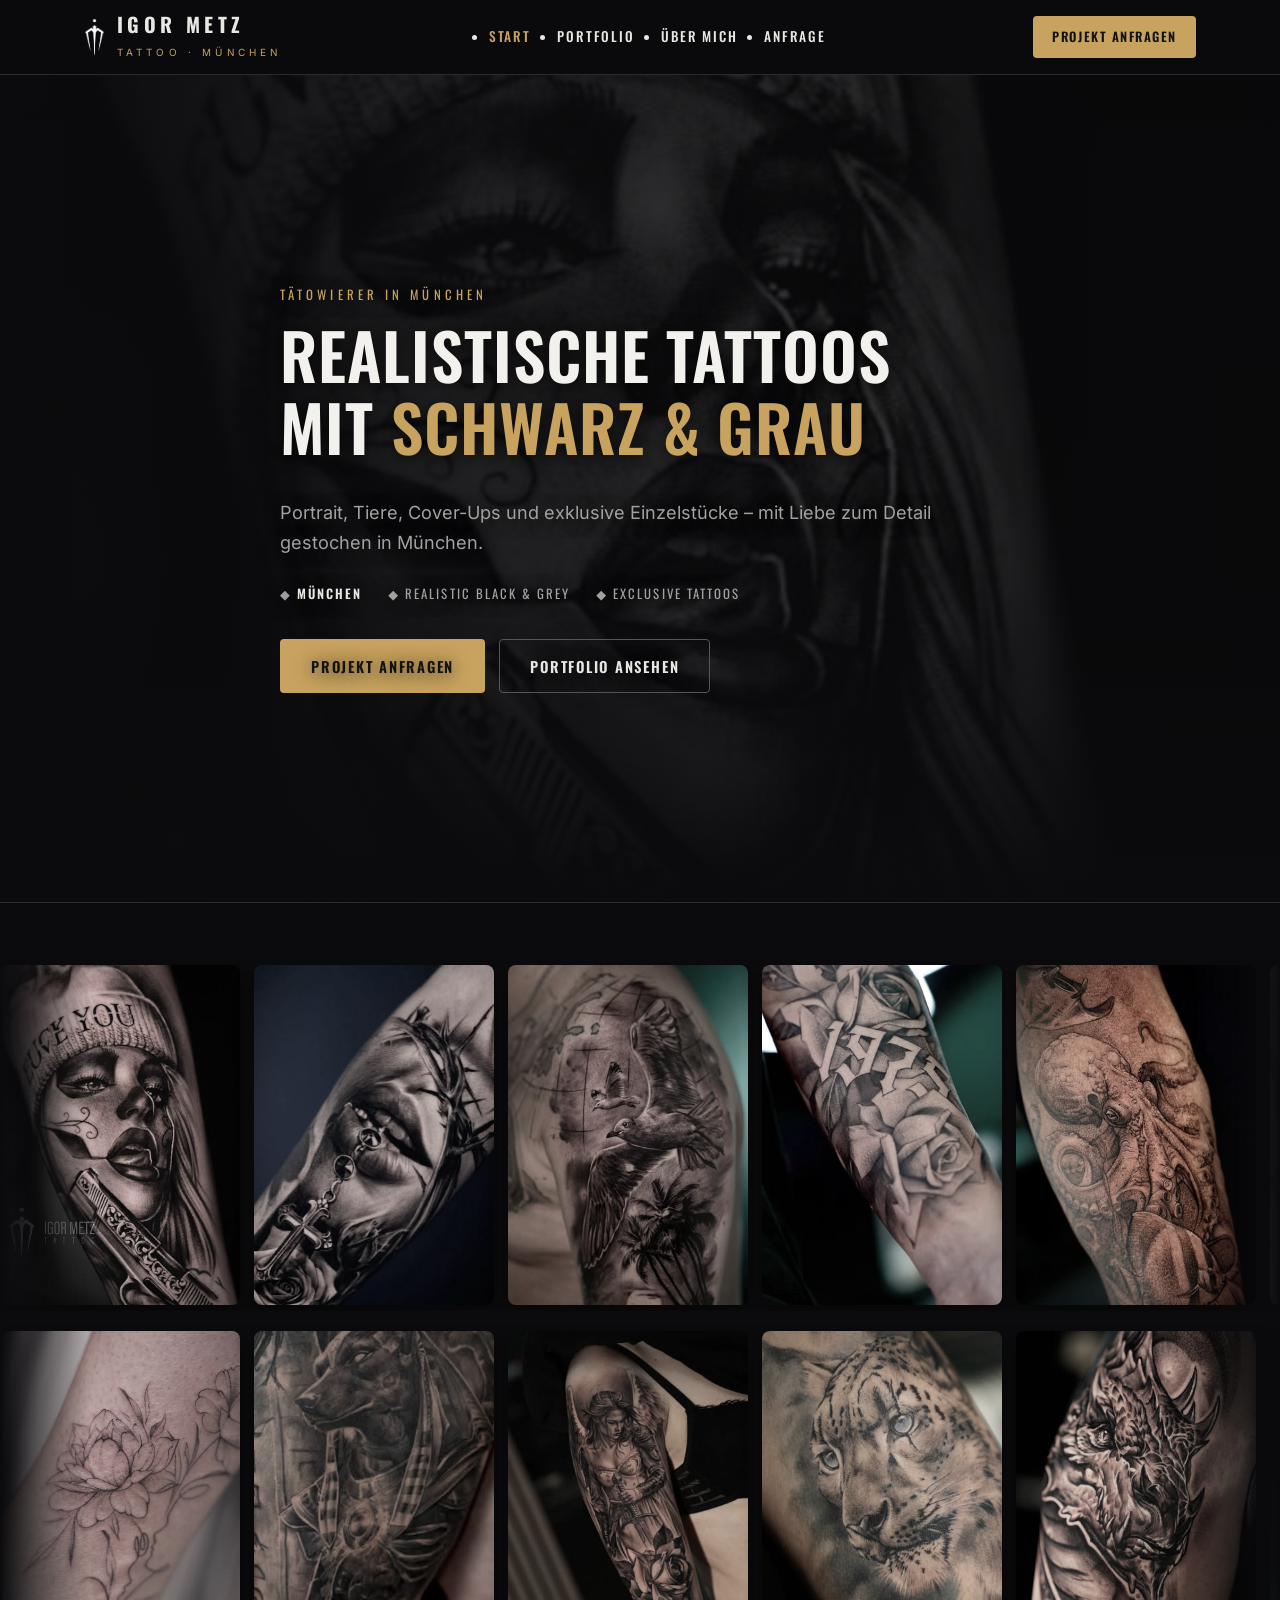
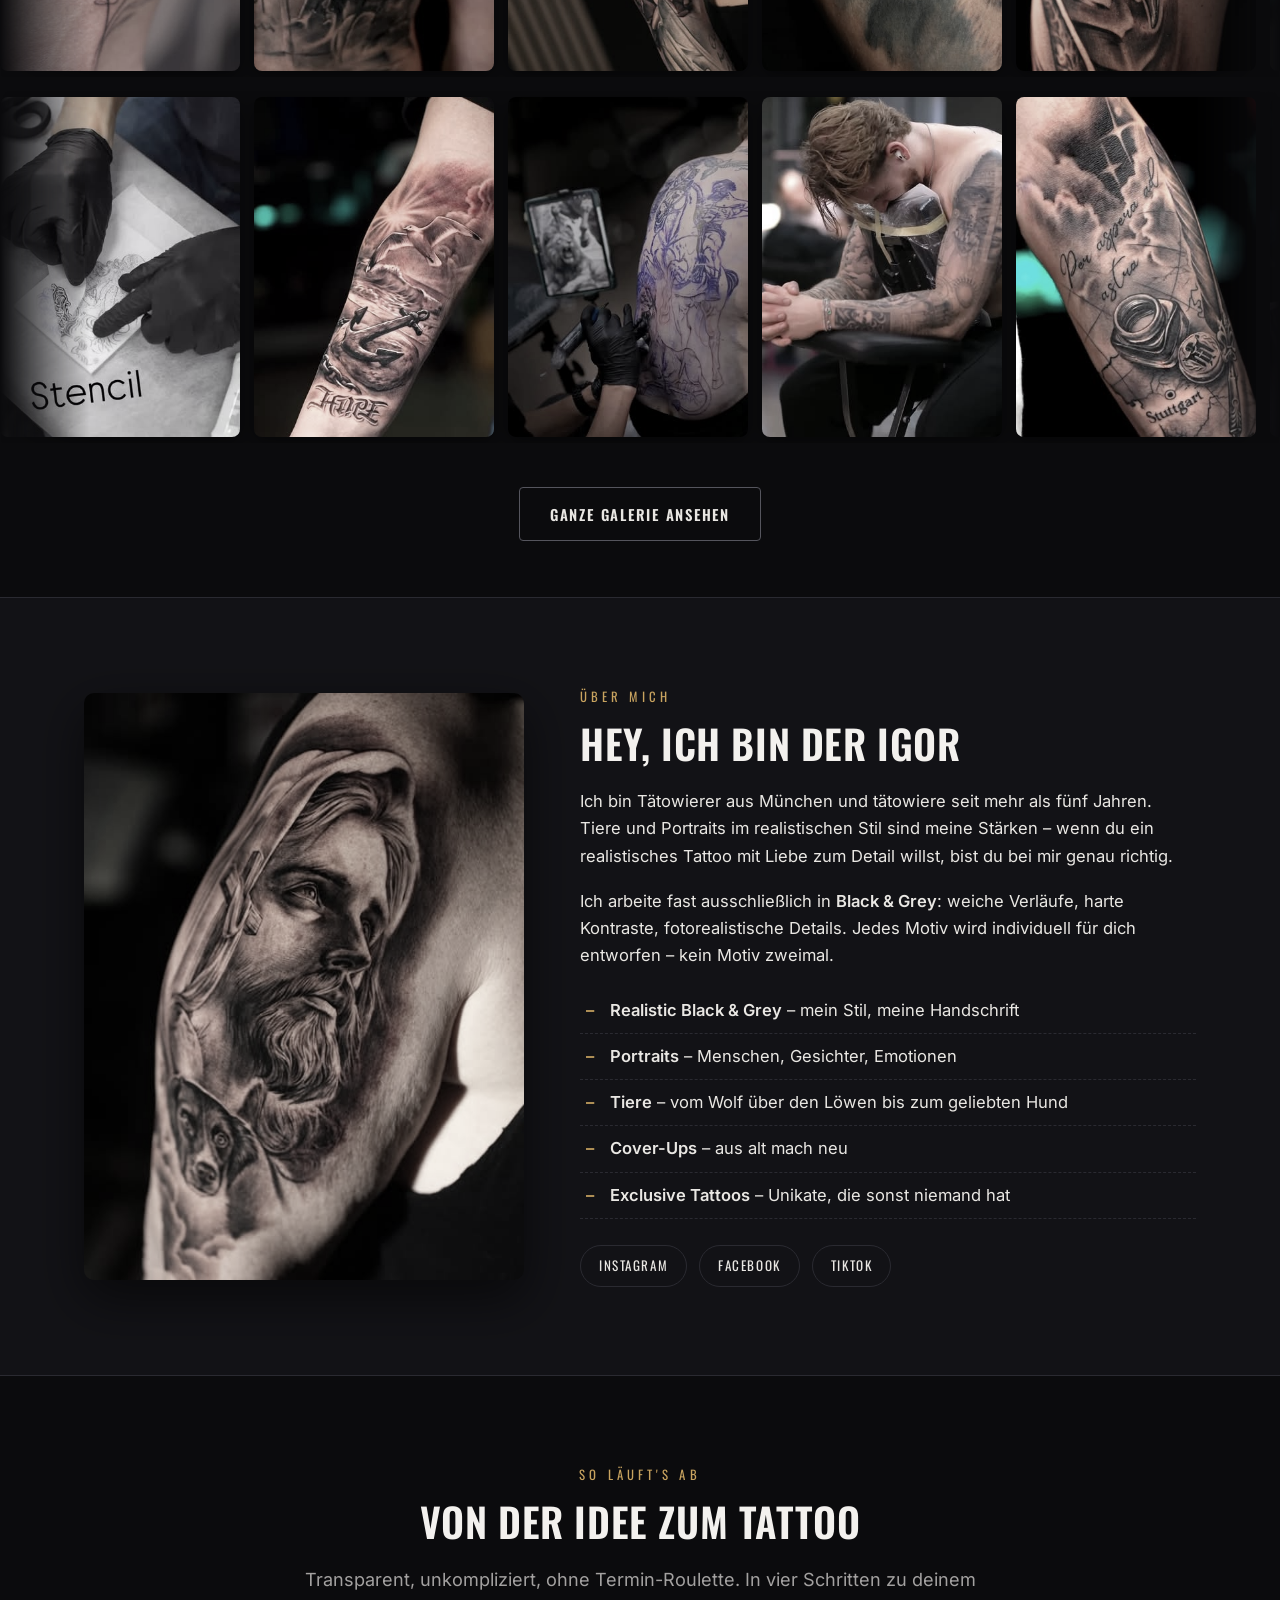
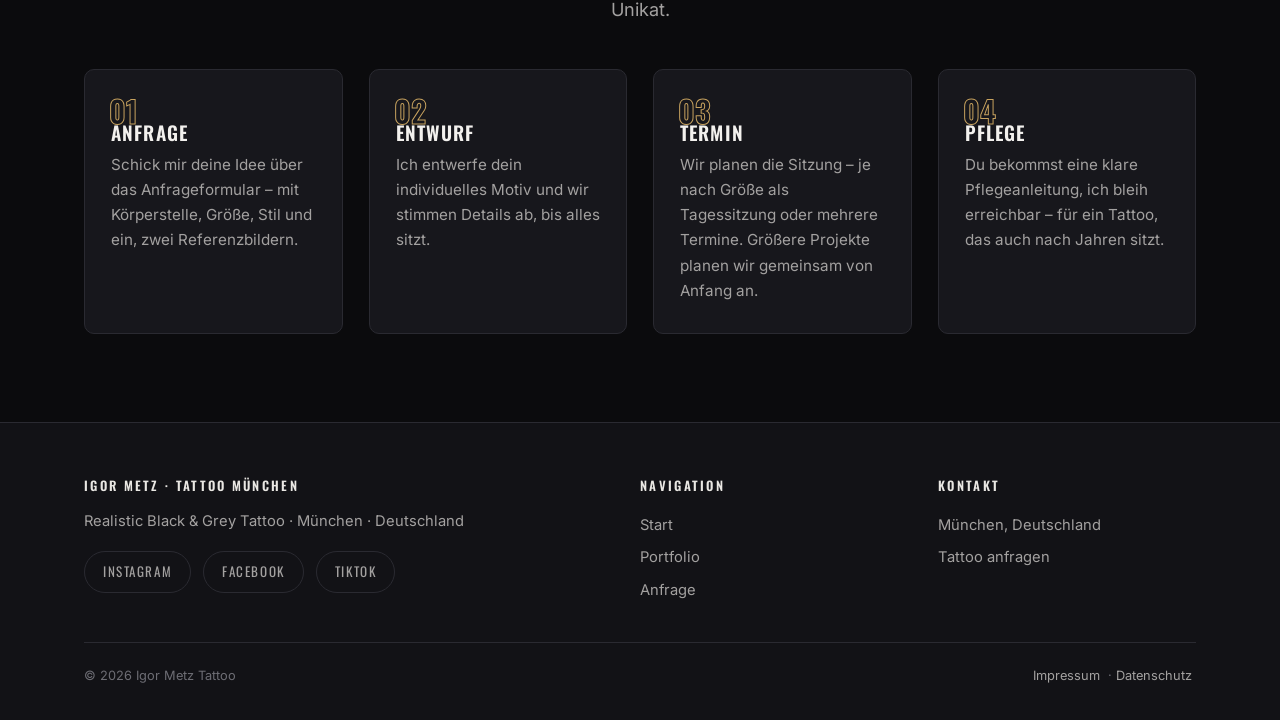
<file: index.html>
<!doctype html>
<html lang="de">
<head>
<meta charset="utf-8">
<meta name="viewport" content="width=device-width, initial-scale=1">
<title>Igor Metz Tattoo – Realistische Black & Grey Tattoos in München</title>
<meta name="description" content="Tätowierer Igor Metz aus München: Realistische Tattoos in Black &amp; Grey – Portraits, Tiere, Cover-Ups und exklusive Einzelstücke. Jetzt Projekt anfragen.">
<meta name="robots" content="noindex"><!-- Nur für die Vorschau -->
<link rel="icon" type="image/png" href="assets/images/favicon.png">
<link rel="stylesheet" href="assets/css/main.css?v=d3387d7c4d">
<link rel="stylesheet" href="assets/anfrage.css?v=82893eb22d">
</head>
<body class="preview">
<a class="hidden-a11y" href="#inhalt">Zum Inhalt springen</a>

<header class="site-header">
	<div class="wrap site-header__inner">
		<a class="brand" href="index.html">
			<img class="brand__mark" src="assets/images/logo.png" alt="Logo Igor Metz Tattoo">
			<span>
				<span class="brand__name">Igor&nbsp;Metz</span>
				<span class="brand__sub">Tattoo · München</span>
			</span>
		</a>
		<button class="nav-toggle" aria-expanded="false" aria-controls="sitenav"
		        onclick="var n=document.getElementById('sitenav');var o=n.classList.toggle('open');this.setAttribute('aria-expanded',o)">
			<span aria-hidden="true">☰</span><span class="hidden-a11y">Menü öffnen</span>
		</button>
		<nav class="site-nav" id="sitenav">
			<ul style="display:contents">
				<li class="current-menu-item"><a href="index.html">Start</a></li>
				<li class=""><a href="portfolio.html">Portfolio</a></li>
				<li><a href="index.html#ueber-mich">Über mich</a></li>
				<li class=""><a href="anfrage.html">Anfrage</a></li>
			</ul>
		</nav>
		<a class="btn btn--sm" href="anfrage.html">Projekt anfragen</a>
	</div>
</header>
<main id="inhalt">

<!-- ================= HERO ================= -->
<section class="hero">
	<div class="hero__bg"><img src="assets/images/work-00.jpg" alt="Realistisches Black & Grey Tattoo (Porträt) von Igor Metz"></div>
	<div class="wrap">
		<div class="hero__content">
			<p class="kicker">Tätowierer in München</p>
			<h1>Realistische Tattoos mit <span>Schwarz&nbsp;&amp;&nbsp;Grau</span></h1>
			<p class="lead">Portrait, Tiere, Cover-Ups und exklusive Einzelstücke – mit Liebe zum Detail gestochen in München.</p>
			<div class="hero__meta">
				<span>◆ <b>München</b></span>
				<span>◆ Realistic Black &amp; Grey</span>
				<span>◆ Exclusive Tattoos</span>
			</div>
			<div class="hero__cta">
				<a class="btn" href="anfrage.html">Projekt anfragen</a>
				<a class="btn btn--ghost" href="portfolio.html">Portfolio ansehen</a>
			</div>
		</div>
	</div>
</section>

<!-- ================= PORTFOLIO-MARQUEE (Auszug) ================= -->
<section class="section" style="padding-top:56px;padding-bottom:56px" aria-label="Portfolio Auszug">
	<div class="marquee-zone">
		<div class="marquee" data-speed="70"><div class="marquee__track">
			<button type="button" class="marquee__item" data-lb data-full="assets/images/work-00.jpg" data-caption="Frauenporträt, Unterarm"><img src="assets/images/work-00.jpg" alt="Schwarz-Grau-Porträttattoo am Unterarm" loading="lazy"></button>
			<button type="button" class="marquee__item" data-lb data-full="assets/images/work-01.jpg" data-caption="Tiermotiv, realistisch"><img src="assets/images/work-01.jpg" alt="Realistisches Tattoo eines Tieres" loading="lazy"></button>
			<button type="button" class="marquee__item" data-lb data-full="assets/images/work-02.jpg" data-caption="Realistic Black &amp; Grey"><img src="assets/images/work-02.jpg" alt="Realistisches Black and Grey Tattoo" loading="lazy"></button>
			<button type="button" class="marquee__item" data-lb data-full="assets/images/work-03.jpg" data-caption="Detailarbeit, Whip-Shading"><img src="assets/images/work-03.jpg" alt="Detailaufnahme eines realistischen Tattoos" loading="lazy"></button>
			<button type="button" class="marquee__item" data-lb data-full="assets/images/work-04.jpg" data-caption="Portrait, Cover-Up"><img src="assets/images/work-04.jpg" alt="Portrait-Tattoo" loading="lazy"></button>
			<button type="button" class="marquee__item" data-lb data-full="assets/images/work-05.jpg" data-caption="Großkatze, Oberarm"><img src="assets/images/work-05.jpg" alt="Tattoo einer Großkatze am Oberarm" loading="lazy"></button>
			<button type="button" class="marquee__item" data-lb data-full="assets/images/work-06.jpg" data-caption="Realistisch, Schattenverlauf"><img src="assets/images/work-06.jpg" alt="Realistisches Tattoo mit weichem Schattenverlauf" loading="lazy"></button>
		</div></div>
		<div class="marquee marquee--rev" data-speed="78"><div class="marquee__track">
			<button type="button" class="marquee__item" data-lb data-full="assets/images/work-07.jpg" data-caption="Tiermotiv"><img src="assets/images/work-07.jpg" alt="Tier-Tattoo in Black and Grey" loading="lazy"></button>
			<button type="button" class="marquee__item" data-lb data-full="assets/images/work-08.jpg" data-caption="Porträt, Kontrastspiel"><img src="assets/images/work-08.jpg" alt="Realistisches Porträrtattoo" loading="lazy"></button>
			<button type="button" class="marquee__item" data-lb data-full="assets/images/work-09.jpg" data-caption="Einzelstück"><img src="assets/images/work-09.jpg" alt="Einzigartiges Tattoo-Motiv" loading="lazy"></button>
			<button type="button" class="marquee__item" data-lb data-full="assets/images/work-10.jpg" data-caption="Schneeleopard, Realismus"><img src="assets/images/work-10.jpg" alt="Realistischer Schneeleopard als Tattoo" loading="lazy"></button>
			<button type="button" class="marquee__item" data-lb data-full="assets/images/work-11.jpg" data-caption="Black &amp; Grey, weiche Verläufe"><img src="assets/images/work-11.jpg" alt="Black and Grey Tattoo mit weichen Verläufen" loading="lazy"></button>
			<button type="button" class="marquee__item" data-lb data-full="assets/images/work-12.jpg" data-caption="Cover-Up"><img src="assets/images/work-12.jpg" alt="Cover-Up Tattoo" loading="lazy"></button>
			<button type="button" class="marquee__item" data-lb data-full="assets/images/work-13.jpg" data-caption="Hautbild, Mikrodetail"><img src="assets/images/work-13.jpg" alt="Mikrodetail eines realistischen Tattoos" loading="lazy"></button>
		</div></div>
		<div class="marquee" data-speed="86"><div class="marquee__track">
			<button type="button" class="marquee__item" data-lb data-full="assets/images/work-14.jpg" data-caption="Realistic Munich Style"><img src="assets/images/work-14.jpg" alt="Realistisches Tattoo im Münchner Studio" loading="lazy"></button>
			<button type="button" class="marquee__item" data-lb data-full="assets/images/work-15.jpg" data-caption="Ästhetik, Licht &amp; Schatten"><img src="assets/images/work-15.jpg" alt="Tattoo mit Licht und Schatten" loading="lazy"></button>
			<button type="button" class="marquee__item" data-lb data-full="assets/images/work-16.jpg" data-caption="Porträttattoo"><img src="assets/images/work-16.jpg" alt="Porträttattoo in Schwarz-Grau" loading="lazy"></button>
			<button type="button" class="marquee__item" data-lb data-full="assets/images/work-17.jpg" data-caption="Tierdarstellung"><img src="assets/images/work-17.jpg" alt="Realistische Tierdarstellung als Tattoo" loading="lazy"></button>
			<button type="button" class="marquee__item" data-lb data-full="assets/images/work-18.jpg" data-caption="Armline, Oberseite"><img src="assets/images/work-18.jpg" alt="Tattoo am Arm" loading="lazy"></button>
			<button type="button" class="marquee__item" data-lb data-full="assets/images/work-19.jpg" data-caption="Blickfang"><img src="assets/images/work-19.jpg" alt="Auffälliges realistisches Tattoo" loading="lazy"></button>
			<button type="button" class="marquee__item" data-lb data-full="assets/images/work-20.jpg" data-caption="Healed Work"><img src="assets/images/work-20.jpg" alt="Verheiltes Tattoo" loading="lazy"></button>
		</div></div>
	</div>
	<div class="wrap center" style="margin-top:44px">
		<a class="btn btn--ghost" href="portfolio.html">Ganze Galerie ansehen</a>
	</div>
</section>

<!-- ================= ÜBER MICH ================= -->
<section class="section section--alt" id="ueber-mich">
	<div class="wrap">
		<div class="split">
			<div class="split__media">
				<img src="assets/images/work-21.jpg" alt="Arbeit von Igor Metz im Detail">
			</div>
			<div>
				<p class="kicker">Über mich</p>
				<h2>Hey, ich bin der Igor</h2>
				<p>Ich bin Tätowierer aus München und tätowiere seit mehr als fünf Jahren. Tiere und Portraits im realistischen Stil sind meine Stärken – wenn du ein realistisches Tattoo mit Liebe zum Detail willst, bist du bei mir genau richtig.</p>
				<p>Ich arbeite fast ausschließlich in <strong>Black &amp; Grey</strong>: weiche Verläufe, harte Kontraste, fotorealistische Details. Jedes Motiv wird individuell für dich entworfen – kein Motiv zweimal.</p>
				<ul class="checks">
					<li><strong>Realistic Black &amp; Grey</strong> – mein Stil, meine Handschrift</li>
					<li><strong>Portraits</strong> – Menschen, Gesichter, Emotionen</li>
					<li><strong>Tiere</strong> – vom Wolf über den Löwen bis zum geliebten Hund</li>
					<li><strong>Cover-Ups</strong> – aus alt mach neu</li>
					<li><strong>Exclusive Tattoos</strong> – Unikate, die sonst niemand hat</li>
				</ul>
				<div class="socials" style="margin-top:26px">
					<a href="https://www.instagram.com/igormetztattoo/" target="_blank" rel="noopener">Instagram</a>
					<a href="https://www.facebook.com/igormetztattoo/" target="_blank" rel="noopener">Facebook</a>
					<a href="https://www.tiktok.com/@igormetztattoo" target="_blank" rel="noopener">TikTok</a>
				</div>
			</div>
		</div>
	</div>
</section>

<!-- ================= ABLAUF ================= -->
<section class="section" id="ablauf">
	<div class="wrap">
		<div class="center">
			<p class="kicker">So läuft's ab</p>
			<h2>Von der Idee zum Tattoo</h2>
			<p class="lead" style="margin-inline:auto">Transparent, unkompliziert, ohne Termin-Roulette. In vier Schritten zu deinem Unikat.</p>
		</div>
		<div class="grid grid--4 steps" style="margin-top:44px">
			<div class="card"><h3>Anfrage</h3><p>Schick mir deine Idee über das Anfrageformular – mit Körperstelle, Größe, Stil und ein, zwei Referenzbildern.</p></div>
			<div class="card"><h3>Entwurf</h3><p>Ich entwerfe dein individuelles Motiv und wir stimmen Details ab, bis alles sitzt.</p></div>
			<div class="card"><h3>Termin</h3><p>Wir planen die Sitzung – je nach Größe als Tagessitzung oder mehrere Termine. Größere Projekte planen wir gemeinsam von Anfang an.</p></div>
			<div class="card"><h3>Pflege</h3><p>Du bekommst eine klare Pflegeanleitung, ich bleih erreichbar – für ein Tattoo, das auch nach Jahren sitzt.</p></div>
		</div>
	</div>
</section>

</main>
<footer class="site-footer" id="kontakt">
	<div class="wrap">
		<div class="site-footer__grid">
			<div>
				<h4>Igor Metz · Tattoo München</h4>
				<p>Realistic Black &amp; Grey Tattoo · München · Deutschland</p>
				<div class="socials" style="margin-top:18px">
					<a href="https://www.instagram.com/igormetztattoo/" target="_blank" rel="noopener me">Instagram</a>
					<a href="https://www.facebook.com/igormetztattoo/" target="_blank" rel="noopener me">Facebook</a>
					<a href="https://www.tiktok.com/@igormetztattoo" target="_blank" rel="noopener me">TikTok</a>
				</div>
			</div>
			<div>
				<h4>Navigation</h4>
				<ul>
					<li><a href="index.html">Start</a></li>
					<li><a href="portfolio.html">Portfolio</a></li>
					<li><a href="anfrage.html">Anfrage</a></li>
				</ul>
			</div>
			<div>
				<h4>Kontakt</h4>
				<ul>
					<li>München, Deutschland</li>
					<li><a href="anfrage.html">Tattoo anfragen</a></li>
				</ul>
			</div>
		</div>
		<div class="site-footer__bottom">
			<span>© 2026 Igor Metz Tattoo</span>
			<span><a href="#">Impressum</a> · <a href="#">Datenschutz</a></span>
		</div>
	</div>
</footer>
<script src="assets/js/portfolio.js?v=c51d1f4d42"></script>
</body>
</html>
</file>
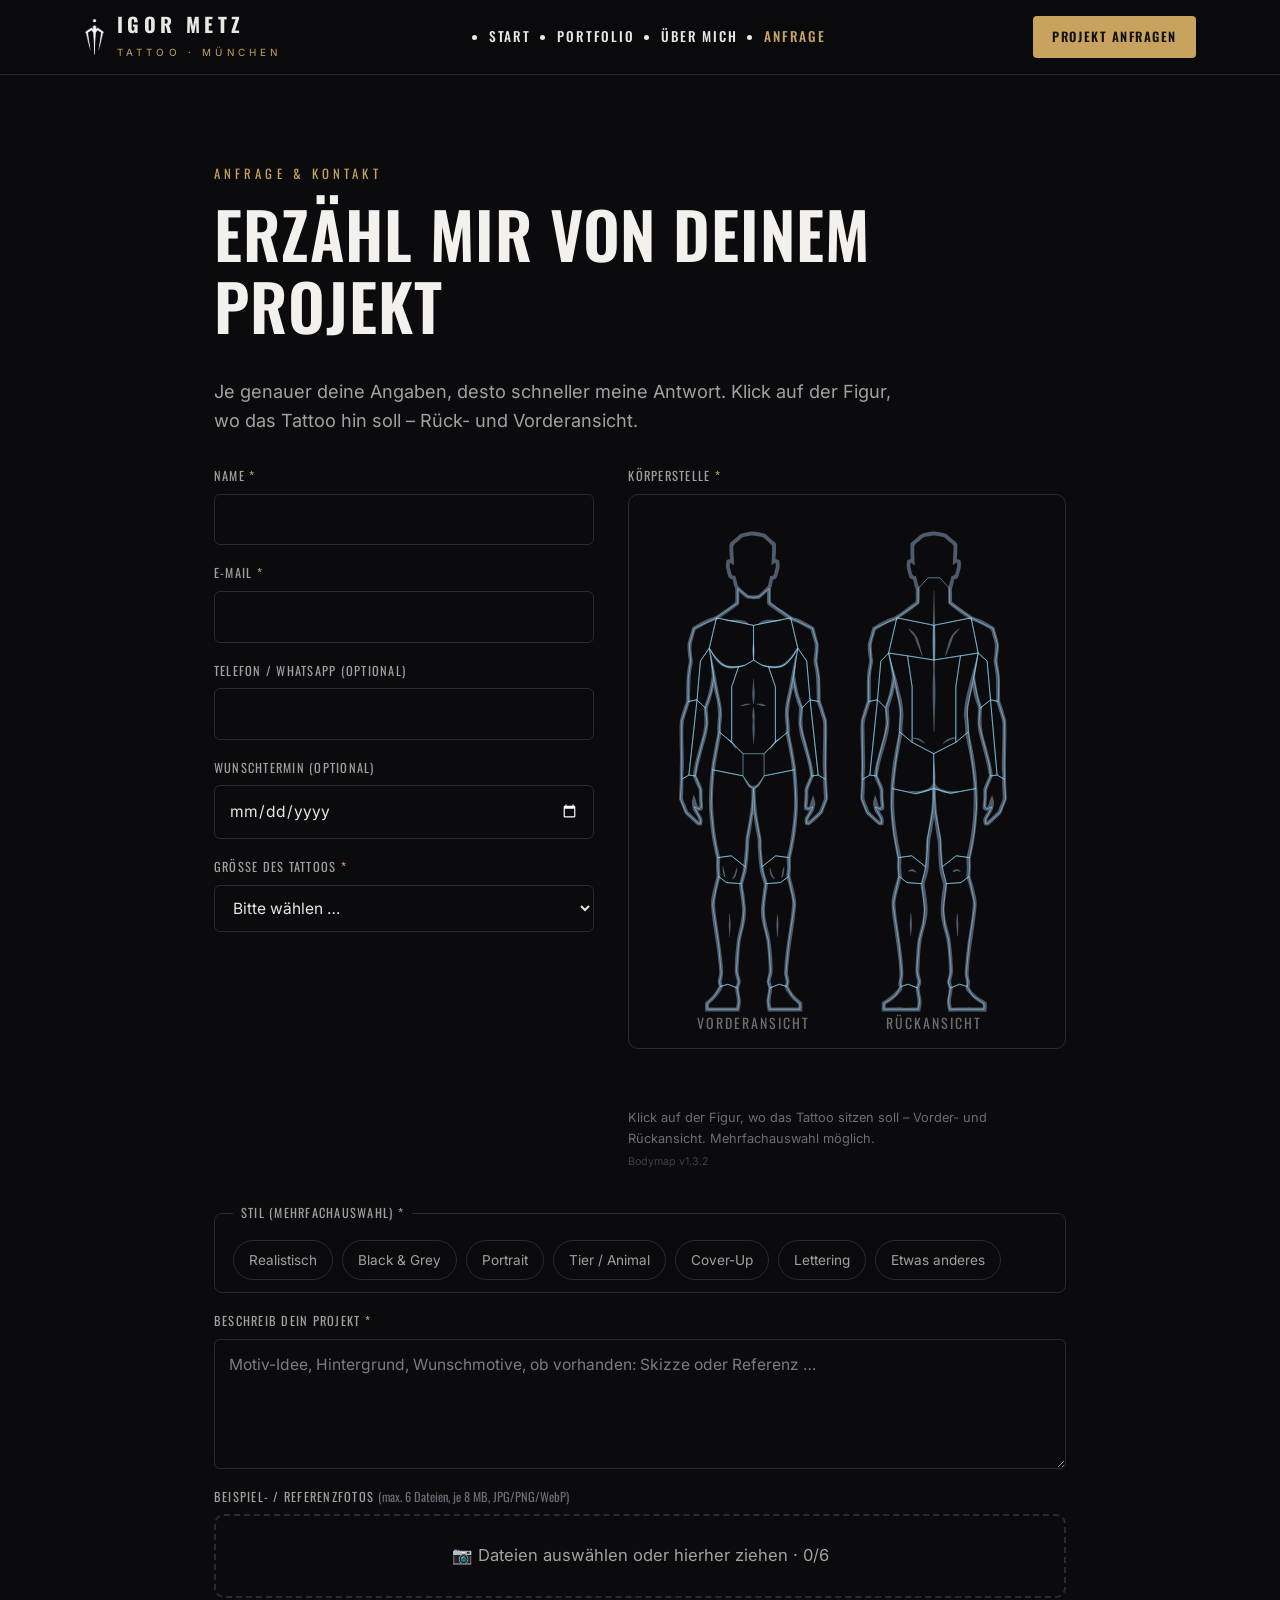
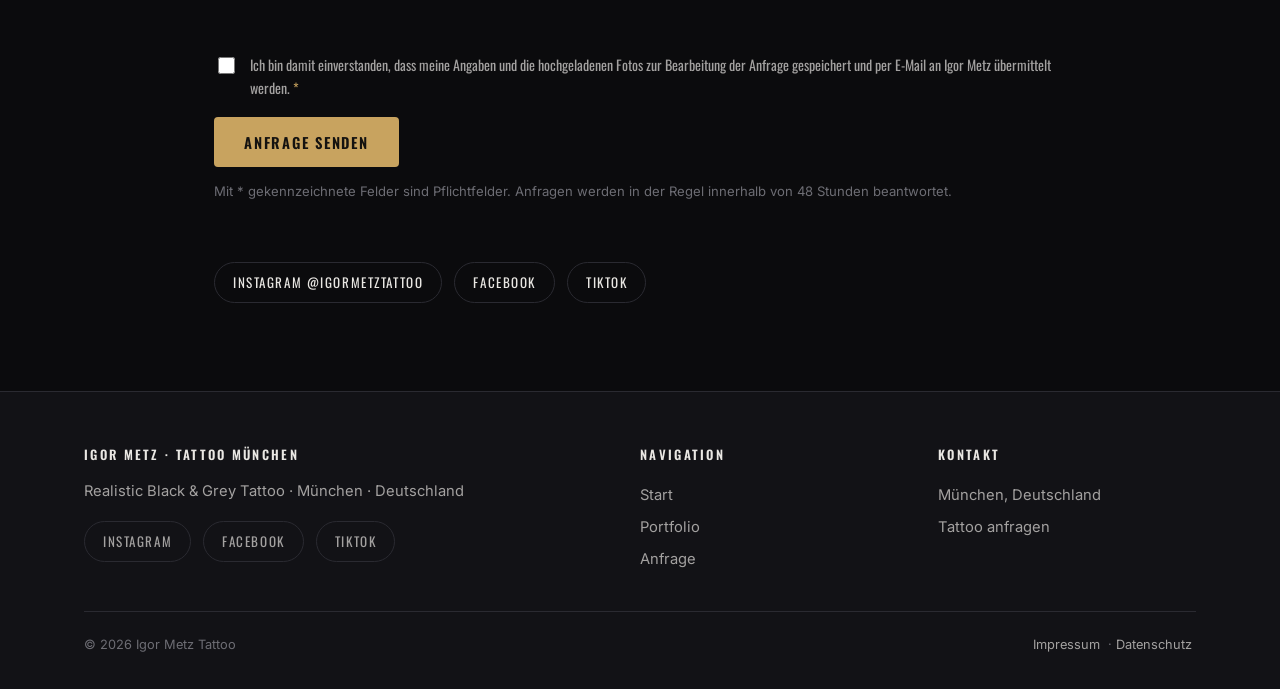
<file: anfrage.html>
<!doctype html>
<html lang="de">
<head>
<meta charset="utf-8">
<meta name="viewport" content="width=device-width, initial-scale=1">
<title>Projekt anfragen – Igor Metz Tattoo, München</title>
<meta name="description" content="Tattoo anfragen bei Igor Metz in München: Körperstelle auf der Figur wählen, Größe und Stil angeben, Referenzfotos hochladen.">
<meta name="robots" content="noindex"><!-- Nur für die Vorschau -->
<link rel="icon" type="image/png" href="assets/images/favicon.png">
<link rel="stylesheet" href="assets/css/main.css?v=d3387d7c4d">
<link rel="stylesheet" href="assets/anfrage.css?v=82893eb22d">
</head>
<body class="preview">
<a class="hidden-a11y" href="#inhalt">Zum Inhalt springen</a>

<header class="site-header">
	<div class="wrap site-header__inner">
		<a class="brand" href="index.html">
			<img class="brand__mark" src="assets/images/logo.png" alt="Logo Igor Metz Tattoo">
			<span>
				<span class="brand__name">Igor&nbsp;Metz</span>
				<span class="brand__sub">Tattoo · München</span>
			</span>
		</a>
		<button class="nav-toggle" aria-expanded="false" aria-controls="sitenav"
		        onclick="var n=document.getElementById('sitenav');var o=n.classList.toggle('open');this.setAttribute('aria-expanded',o)">
			<span aria-hidden="true">☰</span><span class="hidden-a11y">Menü öffnen</span>
		</button>
		<nav class="site-nav" id="sitenav">
			<ul style="display:contents">
				<li class=""><a href="index.html">Start</a></li>
				<li class=""><a href="portfolio.html">Portfolio</a></li>
				<li><a href="index.html#ueber-mich">Über mich</a></li>
				<li class="current-menu-item"><a href="anfrage.html">Anfrage</a></li>
			</ul>
		</nav>
		<a class="btn btn--sm" href="anfrage.html">Projekt anfragen</a>
	</div>
</header>
<main id="inhalt">

<section class="section">
	<div class="wrap" style="max-width:900px">
		<p class="kicker">Anfrage &amp; Kontakt</p>
		<h1>Erzähl mir von deinem Projekt</h1>
		<p class="lead">Je genauer deine Angaben, desto schneller meine Antwort. Klick auf der Figur, wo das Tattoo hin soll – Rück- und Vorderansicht.</p>

		<div class="alert alert--ok js-demo-success" hidden role="status" style="margin-top:30px">
			<strong>✓ Demo: So sieht die Bestätigung nach dem Absenden aus.</strong><br>
			Auf der echten Seite wird die Anfrage per E-Mail an Igor gesendet und im WordPress-Backend gespeichert – mit deinen Foto-Anhängen.
		</div>

		<form class="tatoo-anfrage" style="margin-top:30px" data-demo novalidate>
			<div class="form-grid">
				<div class="full fc-cols">
				<div class="fc-fields">
				<div class="field">
					<label for="d-name">Name <span class="req">*</span></label>
					<input type="text" id="d-name" name="ia_name" required autocomplete="name">
				</div>
				<div class="field">
					<label for="d-mail">E-Mail <span class="req">*</span></label>
					<input type="email" id="d-mail" name="ia_email" required autocomplete="email">
				</div>
				<div class="field">
					<label for="d-tel">Telefon / WhatsApp (optional)</label>
					<input type="tel" id="d-tel" name="ia_phone">
				</div>
				<div class="field">
					<label for="d-termin">Wunschtermin (optional)</label>
					<input type="date" id="d-termin" name="ia_termin">
				</div>
				<div class="field">
					<label for="d-grosse">Größe des Tattoos <span class="req">*</span></label>
					<select id="d-grosse" name="ia_groesse" required>
						<option value="">Bitte wählen …</option>
						<option>bis 10 cm</option>
						<option>10–25 cm</option>
						<option>25–40 cm</option>
						<option>40 cm bis Halbarm / halbes Bein</option>
						<option>Ganzarm-Sleeve / Halbarm</option>
						<option>Fullback / Ganzkörper</option>
						<option>Noch unklar</option>
					</select>
				</div>
				</div><!-- /.fc-fields -->
				<div class="fc-map">
				<div class="field">
					<label>Körperstelle <span class="req">*</span></label>
					<div class="bm" data-target="#d-koerperstelle">
						<div class="bodymap">
							<div class="bodymap__view" data-bm-canvas></div>
						</div>
						<div class="bm-chips" aria-live="polite"></div>
						<p class="bm-hint">Klick auf der Figur, wo das Tattoo sitzen soll – Vorder- und Rückansicht. Mehrfachauswahl möglich.</p>
					</div>
					<input type="hidden" id="d-koerperstelle" name="ia_koerperstelle" required>
				</div>
				</div><!-- /.fc-map -->
				</div><!-- /.fc-cols -->
				<fieldset class="fieldset full">
					<legend>Stil (Mehrfachauswahl) <span class="req">*</span></legend>
					<div class="chips">
						<label><input type="checkbox" name="ia_stil[]" value="Realistisch"> <span>Realistisch</span></label>
						<label><input type="checkbox" name="ia_stil[]" value="Black & Grey"> <span>Black &amp; Grey</span></label>
						<label><input type="checkbox" name="ia_stil[]" value="Portrait"> <span>Portrait</span></label>
						<label><input type="checkbox" name="ia_stil[]" value="Tier / Animal"> <span>Tier / Animal</span></label>
						<label><input type="checkbox" name="ia_stil[]" value="Cover-Up"> <span>Cover-Up</span></label>
						<label><input type="checkbox" name="ia_stil[]" value="Lettering"> <span>Lettering</span></label>
						<label><input type="checkbox" name="ia_stil[]" value="Etwas anderes"> <span>Etwas anderes</span></label>
					</div>
				</fieldset>
				<div class="field full">
					<label for="d-projekt">Beschreib dein Projekt <span class="req">*</span></label>
					<textarea id="d-projekt" name="ia_projekt" required placeholder="Motiv-Idee, Hintergrund, Wunschmotive, ob vorhanden: Skizze oder Referenz …"></textarea>
				</div>
				<div class="field full">
					<label>Beispiel- / Referenzfotos <span class="hint">(max. 6 Dateien, je 8 MB, JPG/PNG/WebP)</span></label>
					<div class="upload-zone" tabindex="0" role="button" aria-label="Dateien auswählen oder hierher ziehen">
						📷 Dateien auswählen oder hierher ziehen · <span class="upload-count">0/6</span>
						<input type="file" name="ia_files[]" accept=".jpg,.jpeg,.png,.webp" multiple>
					</div>
					<ul class="upload-list"></ul>
				</div>
				<div class="full consent field">
					<label style="display:flex;gap:12px;align-items:flex-start;text-transform:none;letter-spacing:0;font-size:.88rem">
						<input type="checkbox" name="ia_consent" value="1" required>
						<span style="color:var(--muted)">Ich bin damit einverstanden, dass meine Angaben und die hochgeladenen Fotos zur Bearbeitung der Anfrage gespeichert und per E-Mail an Igor Metz übermittelt werden. <span class="req">*</span></span>
					</label>
				</div>
				<div class="full">
					<button type="submit" class="btn">Anfrage senden</button>
					<p class="form-note">Mit * gekennzeichnete Felder sind Pflichtfelder. Anfragen werden in der Regel innerhalb von 48 Stunden beantwortet.</p>
				</div>
			</div>
		</form>

		<div class="socials" style="margin-top:44px;justify-content:flex-start">
			<a href="https://www.instagram.com/igormetztattoo/" target="_blank" rel="noopener me">Instagram @igormetztattoo</a>
			<a href="https://www.facebook.com/igormetztattoo/" target="_blank" rel="noopener me">Facebook</a>
			<a href="https://www.tiktok.com/@igormetztattoo" target="_blank" rel="noopener me">TikTok</a>
		</div>
	</div>
</section>

</main>
<footer class="site-footer" id="kontakt">
	<div class="wrap">
		<div class="site-footer__grid">
			<div>
				<h4>Igor Metz · Tattoo München</h4>
				<p>Realistic Black &amp; Grey Tattoo · München · Deutschland</p>
				<div class="socials" style="margin-top:18px">
					<a href="https://www.instagram.com/igormetztattoo/" target="_blank" rel="noopener me">Instagram</a>
					<a href="https://www.facebook.com/igormetztattoo/" target="_blank" rel="noopener me">Facebook</a>
					<a href="https://www.tiktok.com/@igormetztattoo" target="_blank" rel="noopener me">TikTok</a>
				</div>
			</div>
			<div>
				<h4>Navigation</h4>
				<ul>
					<li><a href="index.html">Start</a></li>
					<li><a href="portfolio.html">Portfolio</a></li>
					<li><a href="anfrage.html">Anfrage</a></li>
				</ul>
			</div>
			<div>
				<h4>Kontakt</h4>
				<ul>
					<li>München, Deutschland</li>
					<li><a href="anfrage.html">Tattoo anfragen</a></li>
				</ul>
			</div>
		</div>
		<div class="site-footer__bottom">
			<span>© 2026 Igor Metz Tattoo</span>
			<span><a href="#">Impressum</a> · <a href="#">Datenschutz</a></span>
		</div>
	</div>
</footer>
<script src="assets/body-svg.js?v=4aa24d7df1"></script>
<script src="assets/bodymap.js?v=d37f9fca50"></script>
<script>window.IGOR_ANFRAGE={maxFiles:6,maxMb:8};</script>
<script src="assets/anfrage.js?v=2aee4a8d1e"></script>
<script src="assets/js/portfolio.js?v=c51d1f4d42"></script>
</body>
</html>
</file>
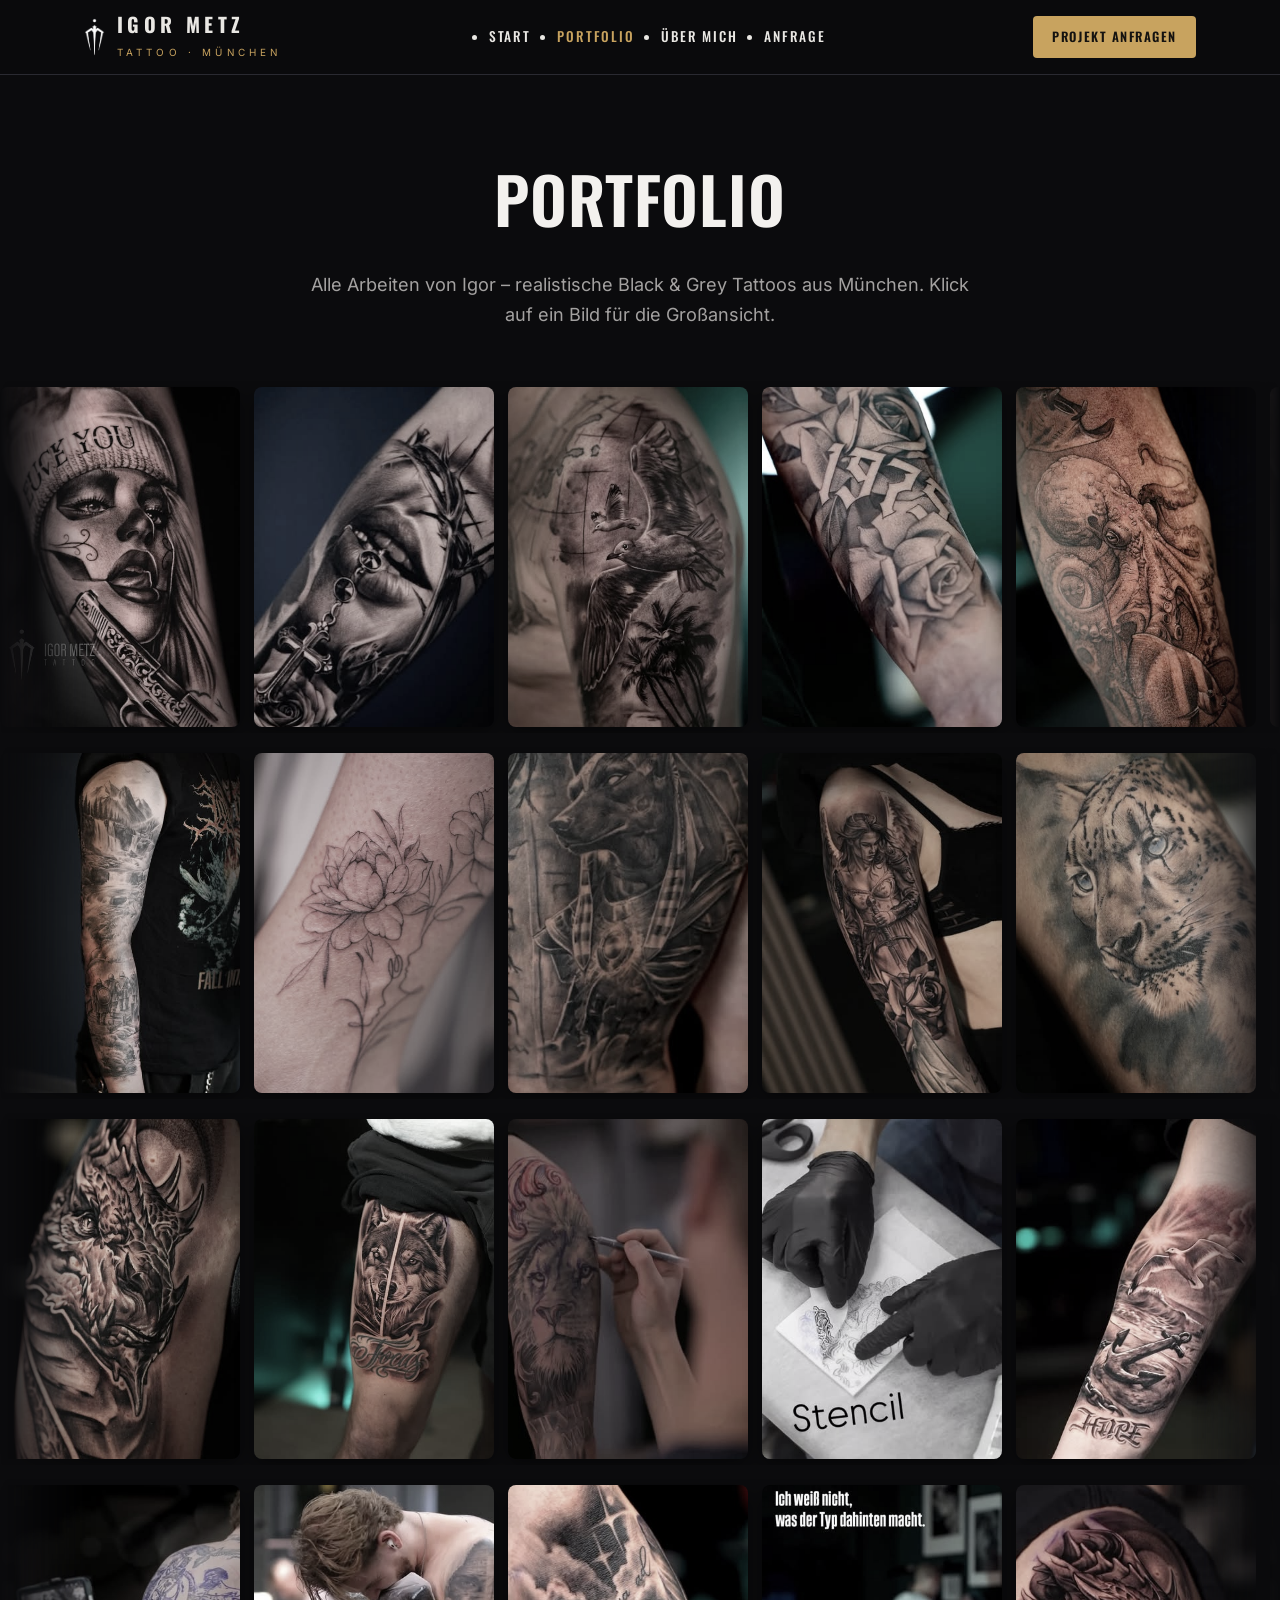
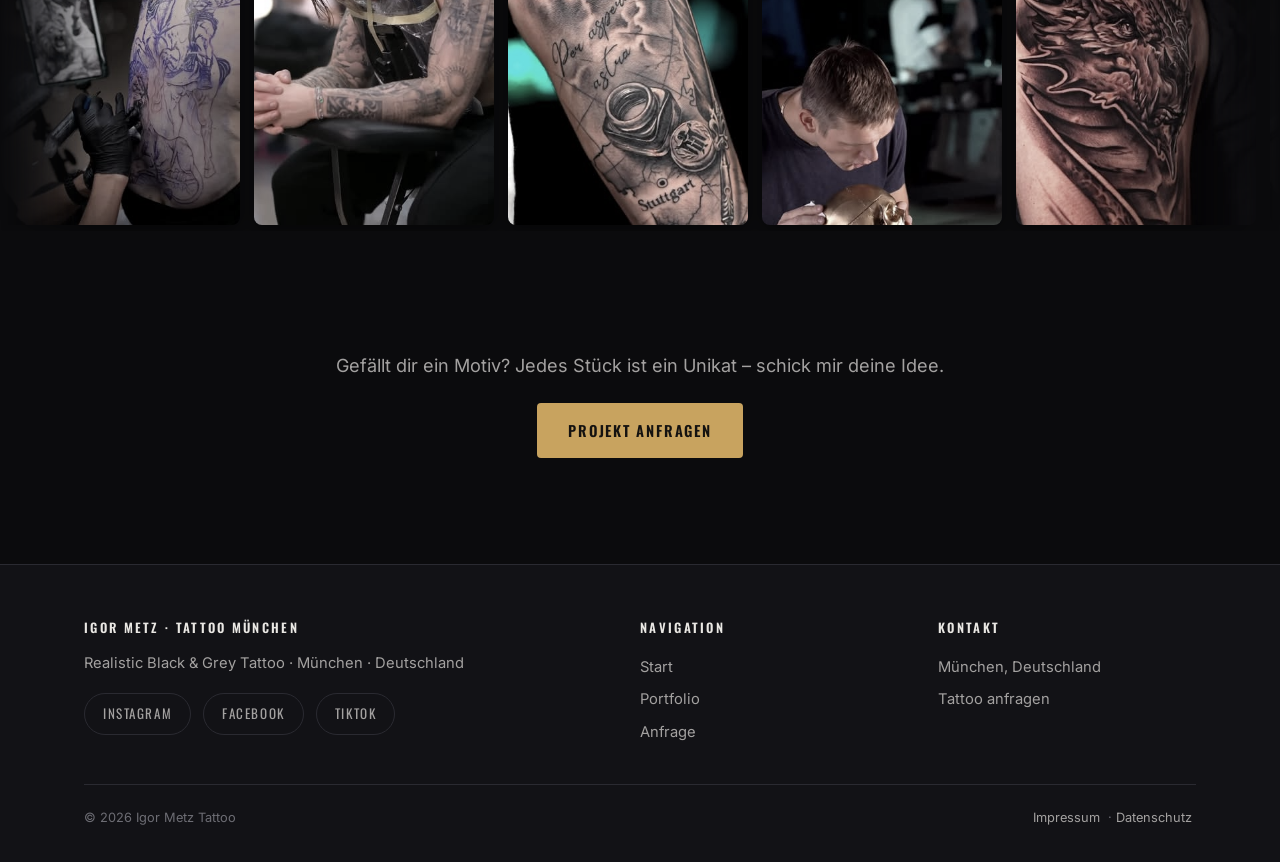
<file: portfolio.html>
<!doctype html>
<html lang="de">
<head>
<meta charset="utf-8">
<meta name="viewport" content="width=device-width, initial-scale=1">
<title>Portfolio – Igor Metz Tattoo, München</title>
<meta name="description" content="Alle Tattoo-Arbeiten von Igor Metz: Realistische Black &amp; Grey Tattoos, Portraits, Tiere und Cover-Ups aus München.">
<meta name="robots" content="noindex"><!-- Nur für die Vorschau -->
<link rel="icon" type="image/png" href="assets/images/favicon.png">
<link rel="stylesheet" href="assets/css/main.css?v=d3387d7c4d">
<link rel="stylesheet" href="assets/anfrage.css?v=82893eb22d">
</head>
<body class="preview">
<a class="hidden-a11y" href="#inhalt">Zum Inhalt springen</a>

<header class="site-header">
	<div class="wrap site-header__inner">
		<a class="brand" href="index.html">
			<img class="brand__mark" src="assets/images/logo.png" alt="Logo Igor Metz Tattoo">
			<span>
				<span class="brand__name">Igor&nbsp;Metz</span>
				<span class="brand__sub">Tattoo · München</span>
			</span>
		</a>
		<button class="nav-toggle" aria-expanded="false" aria-controls="sitenav"
		        onclick="var n=document.getElementById('sitenav');var o=n.classList.toggle('open');this.setAttribute('aria-expanded',o)">
			<span aria-hidden="true">☰</span><span class="hidden-a11y">Menü öffnen</span>
		</button>
		<nav class="site-nav" id="sitenav">
			<ul style="display:contents">
				<li class=""><a href="index.html">Start</a></li>
				<li class="current-menu-item"><a href="portfolio.html">Portfolio</a></li>
				<li><a href="index.html#ueber-mich">Über mich</a></li>
				<li class=""><a href="anfrage.html">Anfrage</a></li>
			</ul>
		</nav>
		<a class="btn btn--sm" href="anfrage.html">Projekt anfragen</a>
	</div>
</header>
<main id="inhalt">

<section class="section" style="padding-bottom:24px">
	<div class="wrap center">
		<h1>Portfolio</h1>
		<p class="lead" style="margin-inline:auto">Alle Arbeiten von Igor – realistische Black &amp; Grey Tattoos aus München. Klick auf ein Bild für die Großansicht.</p>
	</div>
</section>

<section class="section" style="padding-top:8px" aria-label="Portfolio Galerie">
	<div class="marquee-zone">
		<div class="marquee" data-speed="72"><div class="marquee__track">
			<button type="button" class="marquee__item" data-lb data-full="assets/images/work-00.jpg" data-caption="Frauenporträt, Unterarm"><img src="assets/images/work-00.jpg" alt="Schwarz-Grau-Porträttattoo am Unterarm" loading="lazy"></button>
			<button type="button" class="marquee__item" data-lb data-full="assets/images/work-01.jpg" data-caption="Tiermotiv, realistisch"><img src="assets/images/work-01.jpg" alt="Realistisches Tattoo eines Tieres" loading="lazy"></button>
			<button type="button" class="marquee__item" data-lb data-full="assets/images/work-02.jpg" data-caption="Realistic Black &amp; Grey"><img src="assets/images/work-02.jpg" alt="Realistisches Black and Grey Tattoo" loading="lazy"></button>
			<button type="button" class="marquee__item" data-lb data-full="assets/images/work-03.jpg" data-caption="Detailarbeit, Whip-Shading"><img src="assets/images/work-03.jpg" alt="Detailaufnahme eines realistischen Tattoos" loading="lazy"></button>
			<button type="button" class="marquee__item" data-lb data-full="assets/images/work-04.jpg" data-caption="Portrait, Cover-Up"><img src="assets/images/work-04.jpg" alt="Portrait-Tattoo" loading="lazy"></button>
			<button type="button" class="marquee__item" data-lb data-full="assets/images/work-05.jpg" data-caption="Großkatze, Oberarm"><img src="assets/images/work-05.jpg" alt="Tattoo einer Großkatze am Oberarm" loading="lazy"></button>
		</div></div>
		<div class="marquee marquee--rev" data-speed="80"><div class="marquee__track">
			<button type="button" class="marquee__item" data-lb data-full="assets/images/work-06.jpg" data-caption="Realistisch, Schattenverlauf"><img src="assets/images/work-06.jpg" alt="Realistisches Tattoo mit weichem Schattenverlauf" loading="lazy"></button>
			<button type="button" class="marquee__item" data-lb data-full="assets/images/work-07.jpg" data-caption="Tiermotiv"><img src="assets/images/work-07.jpg" alt="Tier-Tattoo in Black and Grey" loading="lazy"></button>
			<button type="button" class="marquee__item" data-lb data-full="assets/images/work-08.jpg" data-caption="Porträt, Kontrastspiel"><img src="assets/images/work-08.jpg" alt="Realistisches Porträrtattoo" loading="lazy"></button>
			<button type="button" class="marquee__item" data-lb data-full="assets/images/work-09.jpg" data-caption="Einzelstück"><img src="assets/images/work-09.jpg" alt="Einzigartiges Tattoo-Motiv" loading="lazy"></button>
			<button type="button" class="marquee__item" data-lb data-full="assets/images/work-10.jpg" data-caption="Schneeleopard, Realismus"><img src="assets/images/work-10.jpg" alt="Realistischer Schneeleopard als Tattoo" loading="lazy"></button>
		</div></div>
		<div class="marquee" data-speed="88"><div class="marquee__track">
			<button type="button" class="marquee__item" data-lb data-full="assets/images/work-11.jpg" data-caption="Black &amp; Grey, weiche Verläufe"><img src="assets/images/work-11.jpg" alt="Black and Grey Tattoo mit weichen Verläufen" loading="lazy"></button>
			<button type="button" class="marquee__item" data-lb data-full="assets/images/work-12.jpg" data-caption="Cover-Up"><img src="assets/images/work-12.jpg" alt="Cover-Up Tattoo" loading="lazy"></button>
			<button type="button" class="marquee__item" data-lb data-full="assets/images/work-13.jpg" data-caption="Hautbild, Mikrodetail"><img src="assets/images/work-13.jpg" alt="Mikrodetail eines realistischen Tattoos" loading="lazy"></button>
			<button type="button" class="marquee__item" data-lb data-full="assets/images/work-14.jpg" data-caption="Realistic Munich Style"><img src="assets/images/work-14.jpg" alt="Realistisches Tattoo im Münchner Studio" loading="lazy"></button>
			<button type="button" class="marquee__item" data-lb data-full="assets/images/work-15.jpg" data-caption="Ästhetik, Licht &amp; Schatten"><img src="assets/images/work-15.jpg" alt="Tattoo mit Licht und Schatten" loading="lazy"></button>
		</div></div>
		<div class="marquee marquee--rev" data-speed="96"><div class="marquee__track">
			<button type="button" class="marquee__item" data-lb data-full="assets/images/work-16.jpg" data-caption="Porträttattoo"><img src="assets/images/work-16.jpg" alt="Porträttattoo in Schwarz-Grau" loading="lazy"></button>
			<button type="button" class="marquee__item" data-lb data-full="assets/images/work-17.jpg" data-caption="Tierdarstellung"><img src="assets/images/work-17.jpg" alt="Realistische Tierdarstellung als Tattoo" loading="lazy"></button>
			<button type="button" class="marquee__item" data-lb data-full="assets/images/work-18.jpg" data-caption="Armline, Oberseite"><img src="assets/images/work-18.jpg" alt="Tattoo am Arm" loading="lazy"></button>
			<button type="button" class="marquee__item" data-lb data-full="assets/images/work-19.jpg" data-caption="Blickfang"><img src="assets/images/work-19.jpg" alt="Auffälliges realistisches Tattoo" loading="lazy"></button>
			<button type="button" class="marquee__item" data-lb data-full="assets/images/work-20.jpg" data-caption="Healed Work"><img src="assets/images/work-20.jpg" alt="Verheiltes Tattoo" loading="lazy"></button>
		</div></div>
	</div>
</section>

<section class="section center" style="padding-top:32px">
	<div class="wrap">
		<p class="lead" style="margin-inline:auto">Gefällt dir ein Motiv? Jedes Stück ist ein Unikat – schick mir deine Idee.</p>
		<p style="margin-top:22px"><a class="btn" href="anfrage.html">Projekt anfragen</a></p>
	</div>
</section>

</main>
<footer class="site-footer" id="kontakt">
	<div class="wrap">
		<div class="site-footer__grid">
			<div>
				<h4>Igor Metz · Tattoo München</h4>
				<p>Realistic Black &amp; Grey Tattoo · München · Deutschland</p>
				<div class="socials" style="margin-top:18px">
					<a href="https://www.instagram.com/igormetztattoo/" target="_blank" rel="noopener me">Instagram</a>
					<a href="https://www.facebook.com/igormetztattoo/" target="_blank" rel="noopener me">Facebook</a>
					<a href="https://www.tiktok.com/@igormetztattoo" target="_blank" rel="noopener me">TikTok</a>
				</div>
			</div>
			<div>
				<h4>Navigation</h4>
				<ul>
					<li><a href="index.html">Start</a></li>
					<li><a href="portfolio.html">Portfolio</a></li>
					<li><a href="anfrage.html">Anfrage</a></li>
				</ul>
			</div>
			<div>
				<h4>Kontakt</h4>
				<ul>
					<li>München, Deutschland</li>
					<li><a href="anfrage.html">Tattoo anfragen</a></li>
				</ul>
			</div>
		</div>
		<div class="site-footer__bottom">
			<span>© 2026 Igor Metz Tattoo</span>
			<span><a href="#">Impressum</a> · <a href="#">Datenschutz</a></span>
		</div>
	</div>
</footer>
<script src="assets/js/portfolio.js?v=c51d1f4d42"></script>
</body>
</html>
</file>
<file: assets/css/main.css>
/* ============================================================
   Igor Metz Tattoo – Design System (Dark, Black & Grey)
   Wird vom Theme und der Vorschau genutzt.
   ============================================================ */

/* ---------- Fonts (lokal, DSGVO-freundlich) ---------- */
@font-face {
  font-family: 'Oswald';
  font-style: normal;
  font-weight: 400 700;
  font-display: swap;
  src: url('../fonts/oswald-400-700.woff2') format('woff2');
}
@font-face {
  font-family: 'Inter';
  font-style: normal;
  font-weight: 400 600;
  font-display: swap;
  src: url('../fonts/inter-400-600.woff2') format('woff2');
}

/* ---------- Tokens ---------- */
:root {
  --bg: #0b0b0d;
  --bg-2: #121216;
  --card: #17171c;
  --card-2: #1d1d23;
  --line: #2a2a31;
  --txt: #e9e7e3;
  --muted: #a3a1a0;
  --faint: #6d6d74;
  --accent: #c8a35f;
  --accent-dark: #a8843f;
  --accent-soft: rgba(200, 163, 95, .14);
  --ok: #6fbf8f;
  --err: #d97070;
  --radius: 10px;
  --shadow: 0 18px 50px rgba(0, 0, 0, .55);
  --font-head: 'Oswald', 'Arial Narrow', system-ui, sans-serif;
  --font-body: 'Inter', system-ui, -apple-system, 'Segoe UI', sans-serif;
  --wrap: 1160px;
}

/* ---------- Reset / Base ---------- */
*, *::before, *::after { box-sizing: border-box; }
html { scroll-behavior: smooth; }
@media (prefers-reduced-motion: reduce) {
  html { scroll-behavior: auto; }
  *, *::before, *::after { animation-duration: .01ms !important; transition-duration: .01ms !important; }
}
body {
  margin: 0;
  background: var(--bg);
  color: var(--txt);
  font-family: var(--font-body);
  font-size: 16.5px;
  line-height: 1.65;
  -webkit-font-smoothing: antialiased;
}
img { max-width: 100%; height: auto; display: block; }
a { color: var(--accent); text-decoration: none; }
a:hover { color: #e0bd7a; }
h1, h2, h3, h4 {
  font-family: var(--font-head);
  font-weight: 600;
  line-height: 1.12;
  letter-spacing: .015em;
  color: #f3f1ee;
  margin: 0 0 .55em;
}
h1 { font-size: clamp(2.3rem, 5.4vw, 4rem); text-transform: uppercase; }
h2 { font-size: clamp(1.7rem, 3.4vw, 2.5rem); text-transform: uppercase; }
h3 { font-size: 1.2rem; text-transform: uppercase; letter-spacing: .06em; }
p { margin: 0 0 1.1em; }
::selection { background: var(--accent); color: #111; }
:focus-visible { outline: 2px solid var(--accent); outline-offset: 2px; }

.wrap { max-width: var(--wrap); margin: 0 auto; padding: 0 24px; }
.section { padding: 88px 0; }
.section--alt { background: var(--bg-2); border-top: 1px solid var(--line); border-bottom: 1px solid var(--line); }
.kicker {
  font-family: var(--font-head);
  text-transform: uppercase;
  letter-spacing: .32em;
  font-size: .8rem;
  color: var(--accent);
  margin: 0 0 14px;
}
.lead { font-size: 1.13rem; color: var(--muted); max-width: 62ch; }
.center { text-align: center; }
.center .lead { margin-inline: auto; }
.hidden-a11y {
  position: absolute !important; width: 1px; height: 1px;
  clip: rect(0 0 0 0); clip-path: inset(50%); overflow: hidden; white-space: nowrap;
}

/* ---------- Buttons ---------- */
.btn {
  display: inline-block;
  font-family: var(--font-head);
  font-weight: 600;
  text-transform: uppercase;
  letter-spacing: .12em;
  font-size: .92rem;
  padding: 14px 30px;
  border-radius: 4px;
  border: 1px solid transparent;
  cursor: pointer;
  transition: background .18s, color .18s, border-color .18s, transform .12s;
  background: var(--accent);
  color: #141210;
}
.btn:hover { background: #dcb871; color: #141210; transform: translateY(-1px); }
.btn--ghost { background: transparent; border-color: #55555d; color: var(--txt); }
.btn--ghost:hover { border-color: var(--accent); color: var(--accent); background: transparent; }
.btn--sm { padding: 9px 18px; font-size: .8rem; }

/* ---------- Header ---------- */
.site-header {
  position: sticky; top: 0; z-index: 90;
  background: rgba(11, 11, 13, .86);
  backdrop-filter: blur(10px);
  border-bottom: 1px solid var(--line);
}
.site-header__inner {
  display: flex; align-items: center; justify-content: space-between;
  gap: 20px; height: 74px;
}
.brand { display: flex; align-items: center; gap: 12px; color: var(--txt); }
.brand:hover { color: var(--txt); }
.brand__mark { height: 38px; width: auto; max-width: 64px; flex: 0 0 auto; }
.brand__name {
  font-family: var(--font-head); font-weight: 700; font-size: 1.25rem;
  text-transform: uppercase; letter-spacing: .22em; line-height: 1;
}
.brand__sub {
  display: block; font-size: .62rem; letter-spacing: .42em;
  color: var(--accent); text-transform: uppercase; margin-top: 3px;
}
.site-nav { display: flex; align-items: center; gap: 26px; }
.site-nav a {
  color: var(--txt); font-family: var(--font-head); font-weight: 500;
  text-transform: uppercase; letter-spacing: .14em; font-size: .84rem;
  padding: 6px 0; position: relative;
}
.site-nav a:hover, .current-menu-item > a { color: var(--accent); }
.site-nav a::after {
  content: ''; position: absolute; left: 0; bottom: 0; height: 2px; width: 0;
  background: var(--accent); transition: width .2s;
}
.site-nav a:hover::after { width: 100%; }
.nav-toggle {
  display: none; background: none; border: 1px solid var(--line); border-radius: 6px;
  color: var(--txt); width: 44px; height: 44px; font-size: 1.3rem; cursor: pointer;
}
@media (max-width: 900px) {
  .nav-toggle { display: block; }
  .site-nav {
    position: absolute; top: 74px; left: 0; right: 0;
    flex-direction: column; gap: 0; background: var(--bg-2);
    border-bottom: 1px solid var(--line); display: none;
  }
  .site-nav.open { display: flex; }
  .site-nav a { padding: 15px 24px; width: 100%; }
  .site-header .btn { display: none; }
}

/* ---------- Hero ---------- */
.hero {
  position: relative; overflow: hidden;
  min-height: min(92vh, 860px);
  display: flex; align-items: center;
  border-bottom: 1px solid var(--line);
}
.hero__bg { position: absolute; inset: 0; z-index: 0; }
.hero__bg img { width: 100%; height: 100%; object-fit: cover; opacity: .55; filter: grayscale(100%) contrast(1.08); }
.hero__bg::after {
  content: ''; position: absolute; inset: 0;
  background: linear-gradient(90deg, rgba(11,11,13,.92) 0%, rgba(11,11,13,.55) 45%, rgba(11,11,13,.28) 70%, rgba(11,11,13,.5) 100%),
              linear-gradient(180deg, rgba(11,11,13,.35) 0%, rgba(11,11,13,.45) 60%, var(--bg) 100%);
}
.hero__content { position: relative; z-index: 1; max-width: 720px; padding: 90px 0; text-shadow: 0 2px 18px rgba(0, 0, 0, .8); }
.hero h1 span { color: var(--accent); }
.hero__meta {
  display: flex; flex-wrap: wrap; gap: 10px 26px; margin: 26px 0 34px;
  font-family: var(--font-head); text-transform: uppercase;
  letter-spacing: .16em; font-size: .8rem; color: var(--muted);
}
.hero__meta b { color: var(--txt); font-weight: 600; }
.hero__cta { display: flex; flex-wrap: wrap; gap: 14px; }

/* ---------- Portfolio-Marquee ---------- */
.marquee-zone {
  -webkit-mask-image: linear-gradient(90deg, transparent, #000 7%, #000 93%, transparent);
          mask-image: linear-gradient(90deg, transparent, #000 7%, #000 93%, transparent);
}
.marquee { position: relative; overflow: hidden; padding: 6px 0; }
.marquee + .marquee { margin-top: 14px; }
.marquee__track {
  display: flex; gap: 14px; width: max-content;
  animation: marquee-scroll var(--speed, 60s) linear infinite;
}
.marquee--rev .marquee__track { animation-direction: reverse; }
.marquee:hover .marquee__track { animation-play-state: paused; }
@keyframes marquee-scroll { to { transform: translateX(-50%); } }
.marquee__item {
  flex: 0 0 auto; width: 240px; height: 340px; padding: 0; border: 0;
  background: none; cursor: pointer; position: relative;
  border-radius: 8px; overflow: hidden;
  box-shadow: 0 6px 18px rgba(0, 0, 0, .45);
}
.marquee__item img {
  width: 100%; height: 100%; object-fit: cover;
  filter: grayscale(55%); transition: filter .25s, transform .35s;
}
.marquee__item:hover img { filter: grayscale(0%); transform: scale(1.045); }
.marquee__item::after {
  content: '⤢';
  position: absolute; right: 10px; bottom: 8px;
  font-size: 1.15rem; color: #fff; opacity: 0; transition: opacity .2s;
  text-shadow: 0 2px 6px rgba(0,0,0,.9);
}
.marquee__item:hover::after { opacity: 1; }
@media (prefers-reduced-motion: reduce) {
  .marquee { display: grid; grid-template-columns: repeat(auto-fill, minmax(220px, 1fr)); gap: 14px; }
  .marquee__track { width: auto; animation: none; flex-wrap: wrap; }
  .marquee__item.dupe { display: none; }
}
/* Fallback ohne JS: Raster statt Endlosschleife */
.no-js .marquee { display: grid; grid-template-columns: repeat(auto-fill, minmax(220px, 1fr)); gap: 14px; }
.no-js .marquee__track { width: auto; animation: none; flex-wrap: wrap; }
.no-js .marquee__item.dupe { display: none; }

/* ---------- Lightbox ---------- */
.lb {
  position: fixed; inset: 0; z-index: 200; display: none;
  background: rgba(5, 5, 7, .96);
  align-items: center; justify-content: center;
}
.lb.open { display: flex; }
.lb__fig { max-width: min(92vw, 780px); max-height: 92vh; margin: 0; }
.lb__fig img { max-height: 82vh; width: auto; margin: 0 auto; border-radius: 6px; box-shadow: var(--shadow); }
.lb__cap { color: var(--muted); text-align: center; margin-top: 14px; font-size: .95rem; }
.lb__btn {
  position: absolute; background: rgba(255,255,255,.06); border: 1px solid var(--line);
  color: var(--txt); width: 52px; height: 52px; border-radius: 50%;
  font-size: 1.5rem; line-height: 1; cursor: pointer; transition: background .15s;
}
.lb__btn:hover { background: var(--accent); color: #111; }
.lb__prev { left: 3vw; top: 50%; transform: translateY(-50%); }
.lb__next { right: 3vw; top: 50%; transform: translateY(-50%); }
.lb__close { top: 18px; right: 18px; }

/* ---------- Cards / Raster ---------- */
.grid { display: grid; gap: 26px; }
.grid--3 { grid-template-columns: repeat(auto-fit, minmax(260px, 1fr)); }
.grid--4 { grid-template-columns: repeat(auto-fit, minmax(220px, 1fr)); }
.card {
  background: var(--card); border: 1px solid var(--line); border-radius: var(--radius);
  padding: 30px 26px; transition: border-color .2s, transform .2s;
}
.card:hover { border-color: #3c3c46; transform: translateY(-3px); }
.card__icon { font-size: 1.7rem; margin-bottom: 14px; color: var(--accent); }
.card h3 { margin-bottom: .45em; }
.card p { color: var(--muted); margin: 0; font-size: .95rem; }

/* Ablauf-Nummern */
.steps { counter-reset: step; }
.steps .card { position: relative; padding-top: 52px; }
.steps .card::before {
  counter-increment: step; content: counter(step, decimal-leading-zero);
  position: absolute; top: 16px; left: 24px;
  font-family: var(--font-head); font-weight: 700; font-size: 1.9rem;
  color: transparent; -webkit-text-stroke: 1px var(--accent);
}

/* ---------- Über / Split ---------- */
.split { display: grid; grid-template-columns: 5fr 7fr; gap: 56px; align-items: center; }
@media (max-width: 860px) { .split { grid-template-columns: 1fr; } }
.split__media { position: relative; }
.split__media img { border-radius: var(--radius); filter: grayscale(70%); box-shadow: var(--shadow); }
.split__media::before {
  content: ''; position: absolute; inset: -16px auto -16px 16px; width: 100%;
  border: 1px solid var(--accent); border-radius: var(--radius); z-index: -1;
  opacity: .45;
}
ul.checks { list-style: none; padding: 0; margin: 0; }
ul.checks li { padding: 9px 0 9px 30px; position: relative; border-bottom: 1px dashed var(--line); }
ul.checks li::before { content: '–'; position: absolute; left: 6px; color: var(--accent); font-weight: 700; }

/* ---------- Social-Leiste ---------- */
.socials { display: flex; gap: 12px; flex-wrap: wrap; }
.socials a {
  display: inline-flex; align-items: center; gap: 9px;
  border: 1px solid var(--line); border-radius: 999px; padding: 9px 18px;
  color: var(--txt); font-family: var(--font-head); font-size: .82rem;
  text-transform: uppercase; letter-spacing: .12em; transition: border-color .2s, color .2s;
}
.socials a:hover { border-color: var(--accent); color: var(--accent); }

/* ---------- Footer ---------- */
.site-footer {
  border-top: 1px solid var(--line); background: var(--bg-2);
  padding: 56px 0 34px; color: var(--muted); font-size: .92rem;
}
.site-footer__grid { display: grid; grid-template-columns: 2fr 1fr 1fr; gap: 40px; margin-bottom: 36px; }
@media (max-width: 760px) { .site-footer__grid { grid-template-columns: 1fr; } }
.site-footer h4 {
  font-family: var(--font-head); text-transform: uppercase; letter-spacing: .18em;
  font-size: .8rem; color: var(--txt); margin-bottom: 16px;
}
.site-footer a { color: var(--muted); }
.site-footer a:hover { color: var(--accent); }
.site-footer ul { list-style: none; padding: 0; margin: 0; }
.site-footer li { padding: 4px 0; }
.site-footer__bottom {
  border-top: 1px solid var(--line); padding-top: 22px; display: flex;
  justify-content: space-between; gap: 16px; flex-wrap: wrap; font-size: .8rem; color: var(--faint);
}
.site-footer__bottom a { margin-right: 4px; }

/* ---------- WordPress-Kompatibilität ---------- */
.wp-site .site-header__inner > nav ul {
  display: flex; align-items: center; gap: 26px; list-style: none; margin: 0; padding: 0;
}
.wp-site .site-header__inner > nav li { position: relative; }
.wp-site .site-header__inner > nav ul.sub-menu {
  position: absolute; top: 100%; left: 0; flex-direction: column; gap: 0;
  background: var(--bg-2); border: 1px solid var(--line); border-radius: 8px;
  min-width: 210px; display: none; padding: 6px 0;
}
.wp-site .site-header__inner > nav li:hover > ul.sub-menu,
.wp-site .site-header__inner > nav li:focus-within > ul.sub-menu { display: flex; }
.wp-site .site-header__inner > nav ul.sub-menu a { padding: 10px 18px; display: block; }
.alignwide { max-width: 1280px; margin-inline: auto; }
.aligncenter { margin-inline: auto; }
img.size-full.aligncenter { border-radius: var(--radius); }
.entry-content { max-width: 760px; margin: 0 auto; }
.entry-content h2 { margin-top: 1.4em; }
.breadcrumbs { font-size: .82rem; color: var(--faint); padding: 18px 0 0; }
.alert { border-radius: 8px; padding: 14px 18px; margin-bottom: 22px; font-size: .95rem; }
.alert--err { background: rgba(217, 112, 112, .08); border: 1px solid rgba(217, 112, 112, .4); color: var(--err); }
</file>
<file: assets/anfrage.css>
/* ============================================================
   Igor Metz Tattoo – Anfrageformular + Körperstellen-Map
   Wird nur geladen, wenn das Formular auf der Seite ist.
   ============================================================ */
.tatoo-anfrage, .bm {
  --bg: #0b0b0d; --card: #17171c; --line: #2a2a31;
  --txt: #e9e7e3; --muted: #a3a1a0; --faint: #6d6d74;
  --accent: #c8a35f; --accent-soft: rgba(200, 163, 95, .14);
  --accent-dark: #a8843f; --err: #d97070; --ok: #6fbf8f;
}
.tatoo-anfrage .btn {
  display: inline-block; background: var(--accent); color: #141210;
  border: 0; border-radius: 4px; padding: 14px 30px; cursor: pointer;
  font-family: 'Oswald', Arial, sans-serif; font-weight: 600;
  text-transform: uppercase; letter-spacing: .12em; font-size: .92rem;
  transition: background .18s, transform .12s;
}
.tatoo-anfrage .btn:hover { background: #dcb871; color: #141210; transform: translateY(-1px); }

/* ---------- Formular-Shell + Felder ---------- */
.form-shell {
  background: var(--card); border: 1px solid var(--line); border-radius: 14px;
  padding: clamp(22px, 4vw, 44px); box-shadow: 0 18px 50px rgba(0, 0, 0, .55);
}
.form-grid { display: grid; grid-template-columns: 1fr 1fr; gap: 18px 22px; }
.form-grid .full { grid-column: 1 / -1; }
@media (max-width: 700px) { .form-grid { grid-template-columns: 1fr; } }
/* PC-Aufteilung Anfrage: links alle Felder untereinander, rechts die Körperkarte;
   mobil (eine Spalte) automatisch alles untereinander. */
.fc-cols { display: grid; grid-template-columns: 1fr; gap: 18px 34px; }
.fc-fields { display: flex; flex-direction: column; gap: 18px; }
@media (min-width: 900px) {
  .fc-cols { grid-template-columns: minmax(0, 1fr) minmax(0, 1.15fr); align-items: start; }
}
.field { display: flex; flex-direction: column; gap: 7px; }
.field label {
  font-family: 'Oswald', Arial, sans-serif; text-transform: uppercase;
  letter-spacing: .1em; font-size: .78rem; color: var(--muted);
}
.field label .req { color: var(--accent); }
.field input[type="text"], .field input[type="email"], .field input[type="tel"],
.field input[type="date"], .field select, .field textarea {
  background: var(--bg); color: var(--txt); border: 1px solid var(--line);
  border-radius: 6px; padding: 12px 14px; font: inherit; font-size: .97rem;
  transition: border-color .15s;
}
.field input:focus, .field select:focus, .field textarea:focus {
  outline: none; border-color: var(--accent);
}
.field input::-webkit-calendar-picker-indicator { filter: invert(1); }
.field ::placeholder { color: #7c7b82; opacity: 1; }
.field textarea { min-height: 130px; resize: vertical; }
.field .hint { font-size: .78rem; color: var(--faint); text-transform: none; letter-spacing: 0; }
.field--err input, .field--err select, .field--err textarea { border-color: var(--err); }
.field--err .bm-hint { color: var(--err); }
.field .err-msg { color: var(--err); font-size: .8rem; }
fieldset.fieldset {
  border: 1px solid var(--line); border-radius: 8px; padding: 16px 18px 12px; margin: 0;
}
fieldset.fieldset legend {
  font-family: 'Oswald', Arial, sans-serif; text-transform: uppercase;
  letter-spacing: .1em; font-size: .78rem; color: var(--muted); padding: 0 8px;
}
.chips { display: flex; flex-wrap: wrap; gap: 9px; }
.chips label {
  display: inline-flex; cursor: pointer; padding: 8px 15px;
  border: 1px solid var(--line); border-radius: 999px; font-size: .85rem;
  color: var(--muted); transition: all .15s; user-select: none;
}
.chips input { position: absolute; opacity: 0; pointer-events: none; }
.chips label:hover { border-color: #57575f; color: var(--txt); }
.chips label:has(input:checked) {
  background: var(--accent); border-color: var(--accent); color: #141210;
}

/* Upload */
.upload-zone {
  border: 2px dashed var(--line); border-radius: 10px; padding: 26px;
  text-align: center; color: var(--muted); cursor: pointer; transition: border-color .2s;
}
.upload-zone:hover, .upload-zone.drag { border-color: var(--accent); color: var(--txt); }
.upload-zone input { display: none; }
.upload-list { display: flex; flex-wrap: wrap; gap: 10px; margin-top: 14px; list-style: none; padding: 0; }
.upload-list li {
  display: flex; align-items: center; gap: 10px; background: var(--bg);
  border: 1px solid var(--line); border-radius: 8px; padding: 6px 12px 6px 6px; font-size: .84rem;
}
.upload-list img { width: 44px; height: 44px; object-fit: cover; border-radius: 5px; }
.upload-list button {
  background: none; border: 0; color: var(--faint); cursor: pointer; font-size: 1rem; padding: 2px 6px;
}
.upload-list button:hover { color: var(--err); }

/* Consent + Meldungen */
.consent { display: flex; gap: 12px; align-items: flex-start; font-size: .88rem; color: var(--muted); }
.consent input { margin-top: 4px; accent-color: var(--accent); width: 17px; height: 17px; flex: 0 0 auto; }
.form-note { font-size: .82rem; color: var(--faint); margin-top: 14px; }
.hp-field { position: absolute !important; left: -9999px !important; width: 1px; height: 1px; }
.alert { border-radius: 8px; padding: 14px 18px; margin-bottom: 22px; font-size: .95rem; }
.alert--ok { background: rgba(111, 191, 143, .1); border: 1px solid rgba(111, 191, 143, .4); color: var(--ok); }
.alert--err { background: rgba(217, 112, 112, .08); border: 1px solid rgba(217, 112, 112, .4); color: var(--err); }

/* ---------- Körperstellen-Map ---------- */
.bodymap { display: grid; gap: 18px; margin-bottom: 16px; }
.bodymap__view {
  background: var(--bg); border: 1px solid var(--line); border-radius: 10px;
  padding: 12px; position: relative;
}
.bm-svg { width: 100%; height: auto; display: block; margin: 0 auto; max-width: 620px; }
.bm-base { pointer-events: none; }
.bm-label { font-size: 12px; fill: #77777f; letter-spacing: .1em; pointer-events: none; font-weight: 600; }
.bm-viewlabel {
  font-size: 27px; fill: #6d6d74; letter-spacing: .14em; pointer-events: none;
  font-family: 'Oswald', Arial, sans-serif; text-transform: uppercase;
}
/* Zonen: Igors Grafik bleibt sichtbar (Kontur #94e2ff), Einfaerbung zeigt den Zustand.
   Hover: weiß 40 % | Auswahl: #DAA336 80 %  (Igors Vorgabe) */
.bm-region { fill: transparent; cursor: pointer; pointer-events: all; transition: fill .12s ease; -webkit-tap-highlight-color: transparent; }
/* Hover-Weiß nur auf Geräten mit echter Maus (Touch-Geräte kennen kein
   verlässliches mouseout nach dem Tap – zweite Sicherheitsebene neben der
   pointerType-Prüfung in bodymap.js). */
@media (hover: hover) {
  .bm-region.hov { fill: rgba(255, 255, 255, .4); }
  .bm-region.sel.hov { fill: rgba(218, 163, 54, .55); }
}
/* Nur echte Tastatur-Fokussierung hervorheben: ein Maus-Klick setzt :focus,
   das sonst als weißer Rest nach dem Abwählen hängen bliebe. */
.bm-region:focus { outline: none; }
.bm-region:focus-visible { fill: rgba(255, 255, 255, .4); }
.bm-region.sel { fill: rgba(218, 163, 54, .8); }
.bm-chips { display: flex; flex-wrap: wrap; gap: 8px; min-height: 34px; }
.bm-chip {
  display: inline-flex; align-items: center; gap: 8px;
  background: var(--accent-soft); border: 1px solid var(--accent);
  color: var(--accent); border-radius: 999px; padding: 5px 14px; font-size: .84rem;
}
.bm-chip button { background: none; border: 0; color: var(--accent); cursor: pointer; font-size: .95rem; line-height: 1; padding: 0; }
.bm-hint { font-size: .8rem; color: var(--faint); margin-top: 8px; }
</file>
